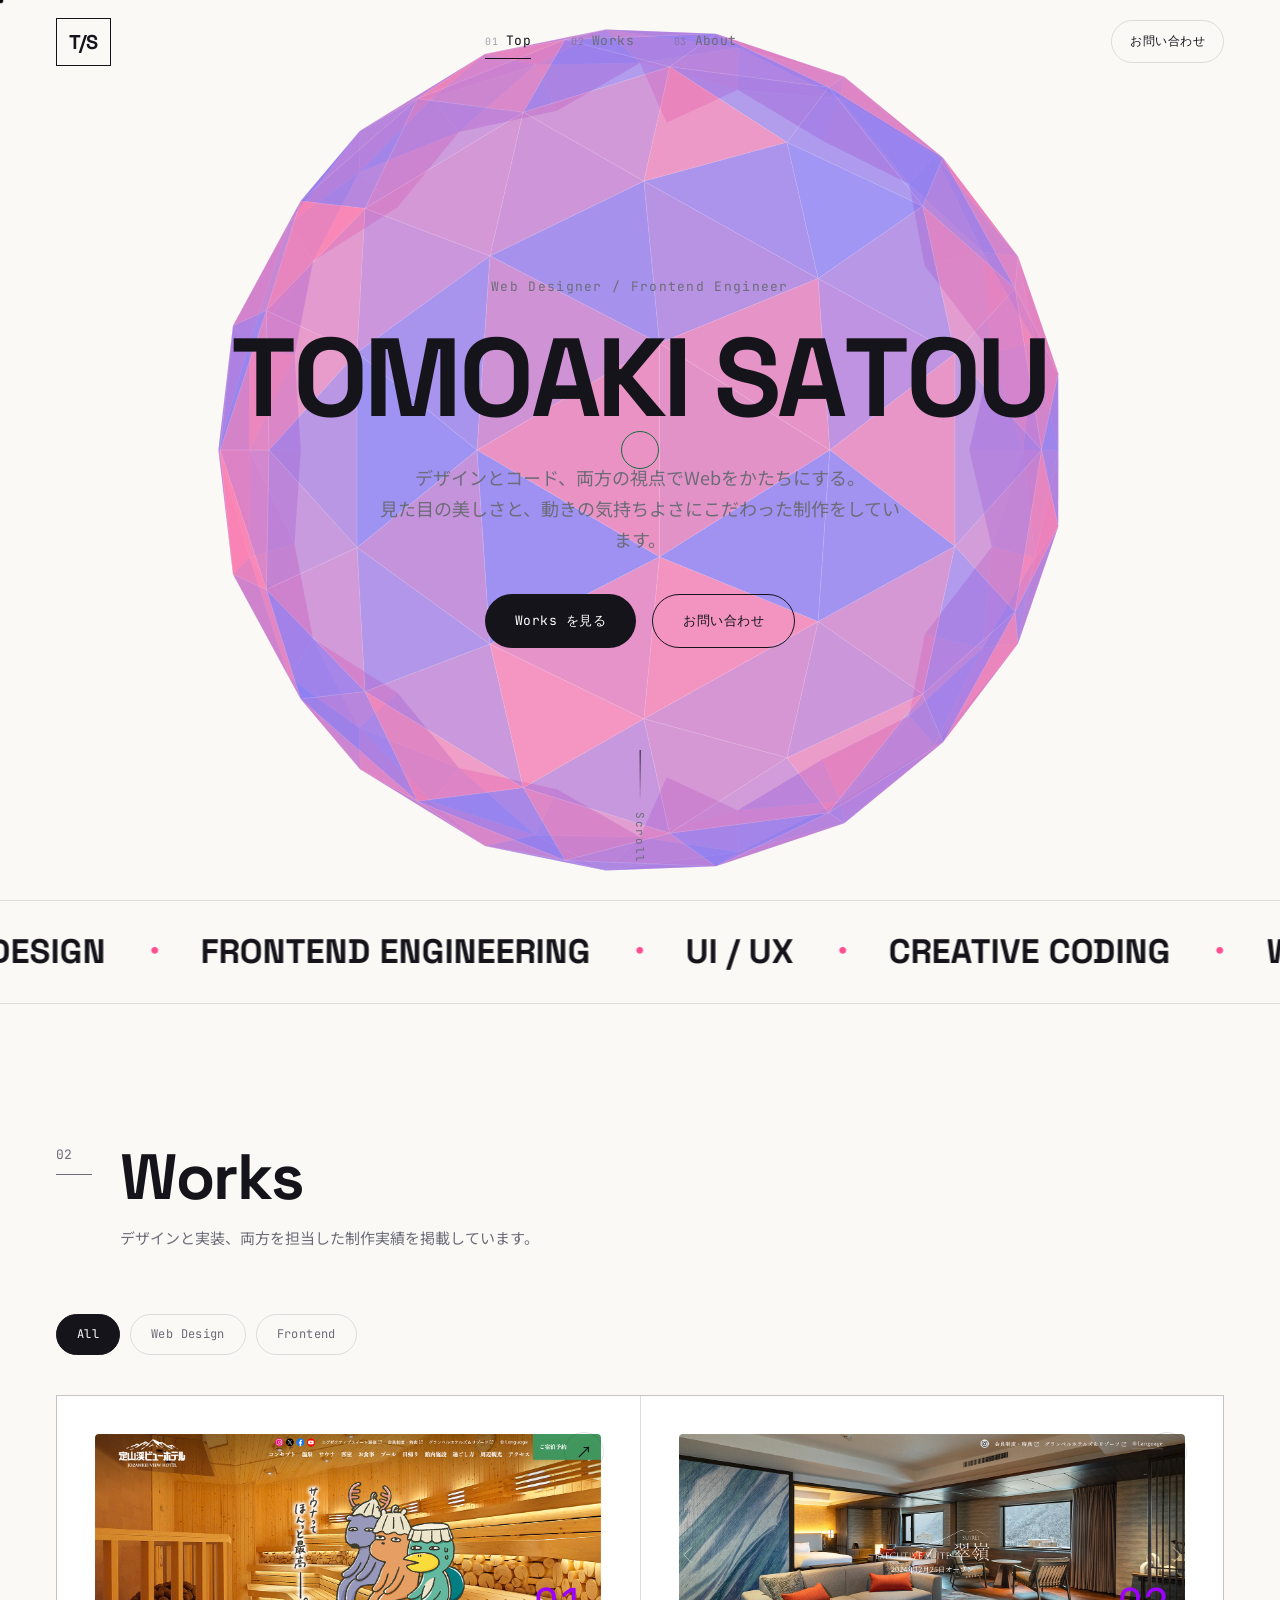
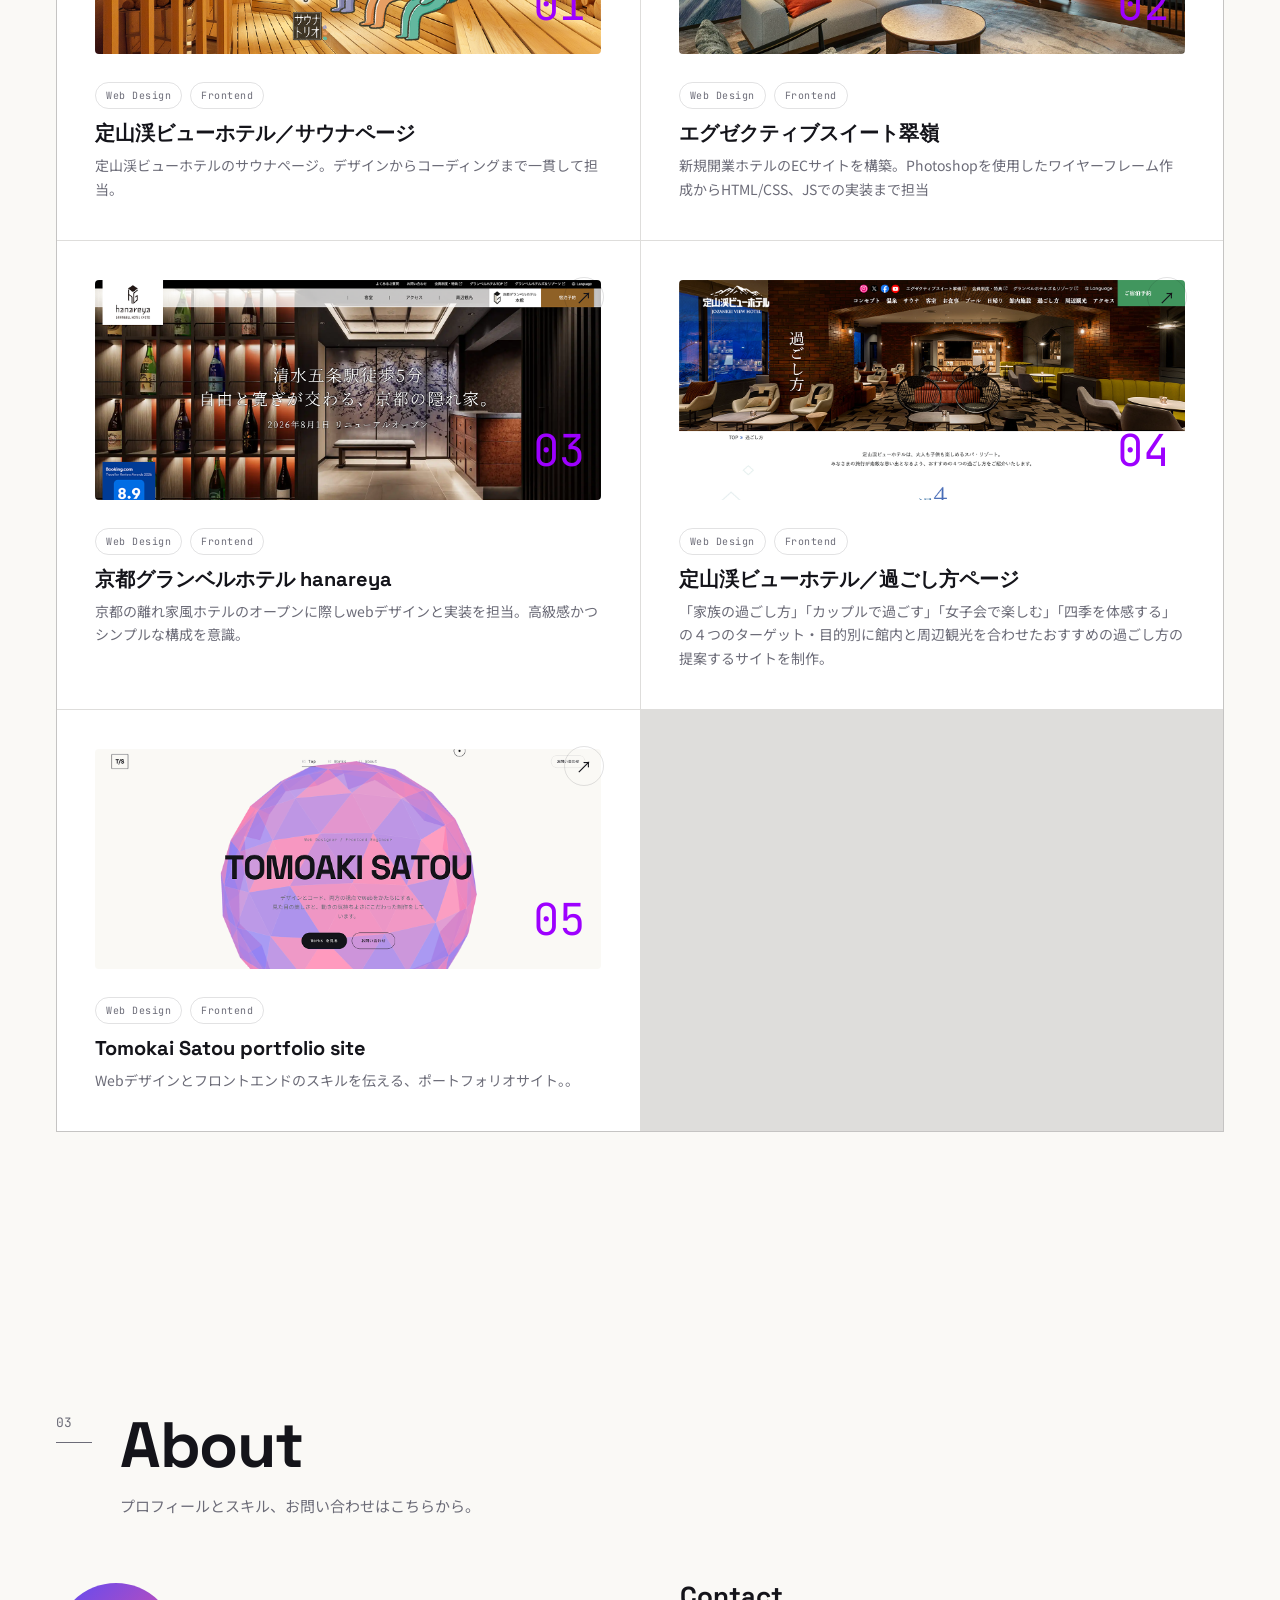
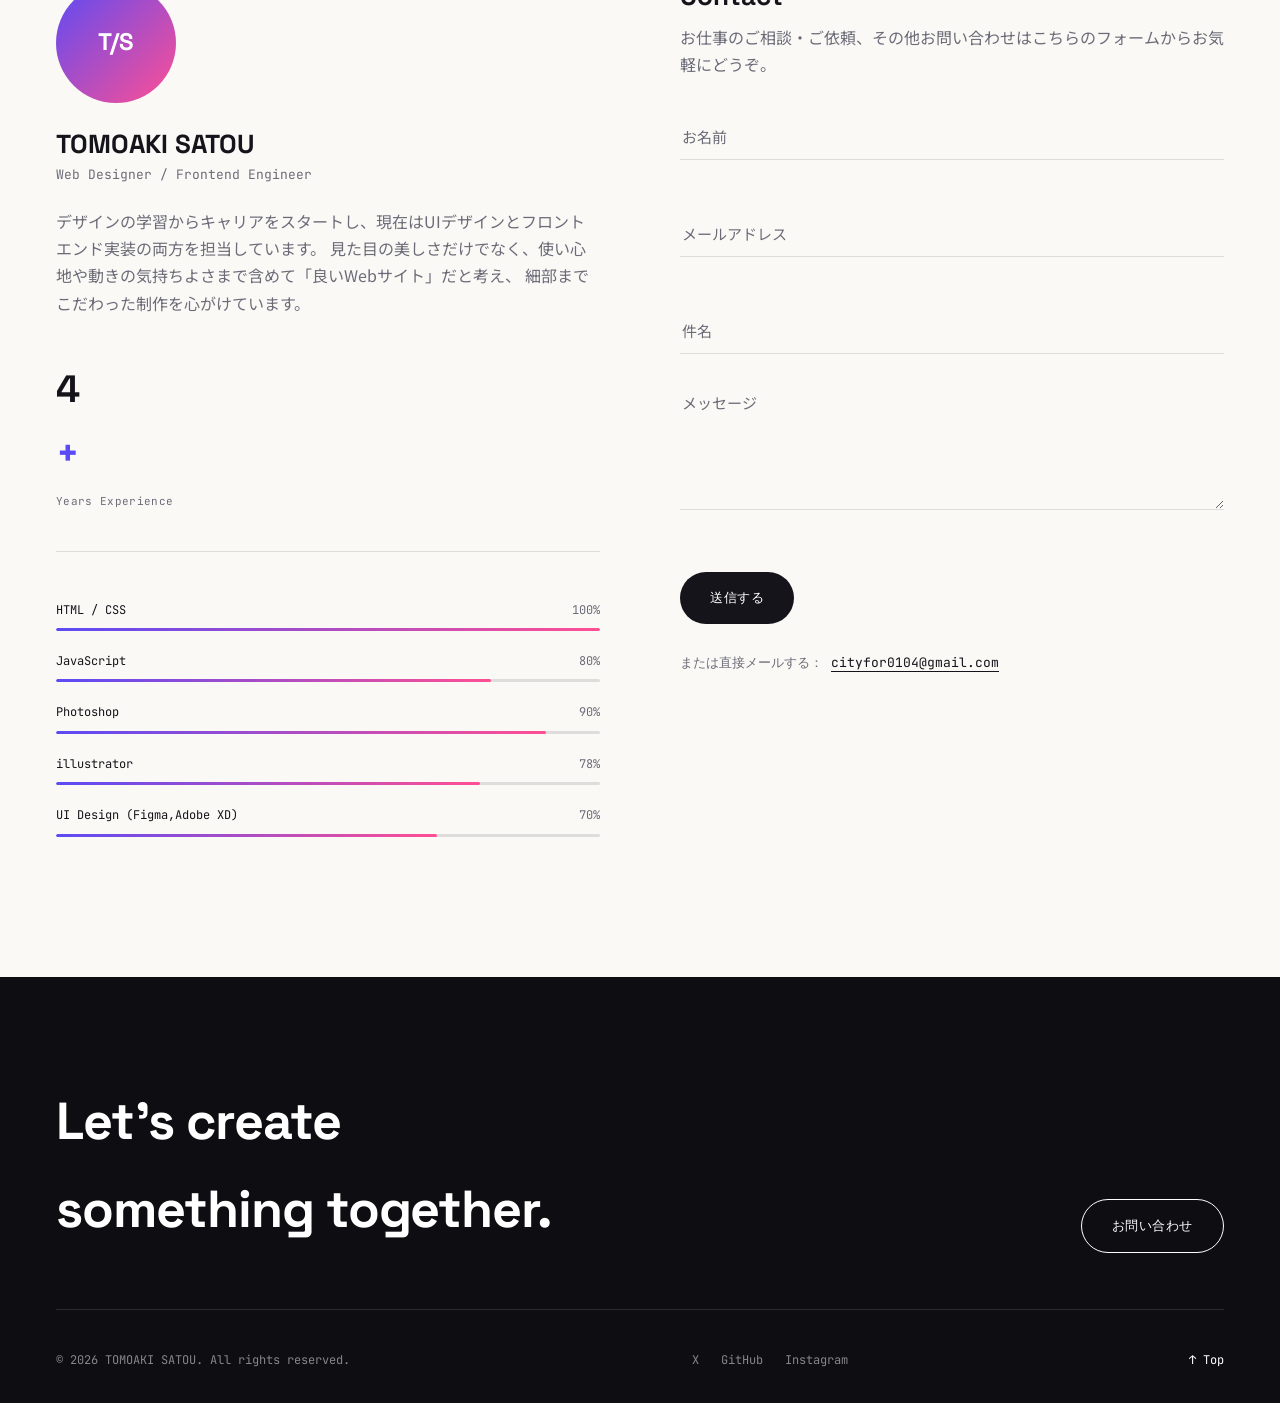
<file: index.html>
<!DOCTYPE html>
<html lang="ja">
<head>
<meta charset="UTF-8">
<meta name="viewport" content="width=device-width, initial-scale=1.0">
<title>TOMOAKI SATOU | Web Designer & Frontend Engineer</title>
<meta name="description" content="Webデザイナー / フロントエンドエンジニアのポートフォリオサイト。制作実績とお問い合わせ。">
<link rel="preconnect" href="https://fonts.googleapis.com">
<link rel="preconnect" href="https://fonts.gstatic.com" crossorigin>
<link href="https://fonts.googleapis.com/css2?family=Space+Grotesk:wght@500;600;700&family=JetBrains+Mono:wght@400;500&family=Noto+Sans+JP:wght@400;500;700&display=swap" rel="stylesheet">
<link rel="stylesheet" href="css/style.css">
</head>
<body>

<div class="loader" id="loader">
  <div class="loader-mark">T<span>/</span>S</div>
  <div class="loader-count"><span id="loaderPct">0</span>%</div>
  <div class="loader-bar"><span id="loaderBar"></span></div>
</div>

<div class="cursor-dot" id="cursorDot"></div>
<div class="cursor-ring" id="cursorRing"></div>

<div class="progress-bar" id="progressBar"></div>

<header class="header" id="siteHeader">
  <a href="#top" class="logo magnetic" data-cursor="hover">
    <span class="logo-mark">T/S</span>
  </a>

  <nav class="nav" aria-label="Main navigation">
    <a href="#top" data-nav="top" class="nav-link">
      <span class="nav-index">01</span>Top
    </a>
    <a href="#works" data-nav="works" class="nav-link">
      <span class="nav-index">02</span>Works
    </a>
    <a href="#about" data-nav="about" class="nav-link">
      <span class="nav-index">03</span>About
    </a>
  </nav>

  <a href="#about" class="btn btn-ghost header-cta magnetic" data-cursor="hover">お問い合わせ</a>

  <button class="nav-toggle" id="navToggle" aria-label="メニューを開く" aria-expanded="false">
    <span></span><span></span>
  </button>
</header>

<div class="mobile-nav" id="mobileNav">
  <a href="#top" data-nav="top">Top</a>
  <a href="#works" data-nav="works">Works</a>
  <a href="#about" data-nav="about">About</a>
</div>

<main>

  <section id="top" class="hero">
    <canvas id="orb" class="hero-canvas"></canvas>

    <div class="hero-inner">
      <p class="hero-eyebrow reveal-line">Web Designer&nbsp;/&nbsp;Frontend Engineer</p>
      <h1 class="hero-title" id="heroTitle" data-split>TOMOAKI SATOU</h1>
      <p class="hero-desc reveal-line">
        デザインとコード、両方の視点でWebをかたちにする。<br>
        見た目の美しさと、動きの気持ちよさにこだわった制作をしています。
      </p>
      <div class="hero-cta reveal-line">
        <a href="#works" class="btn btn-primary magnetic" data-cursor="hover">
          <span>Works を見る</span>
        </a>
        <a href="#about" class="btn btn-outline magnetic" data-cursor="hover">
          <span>お問い合わせ</span>
        </a>
      </div>
    </div>

    <div class="scroll-indicator">
      <span class="scroll-line"></span>
      <span class="scroll-text">Scroll</span>
    </div>
  </section>

  <div class="marquee" aria-hidden="true">
    <div class="marquee-track">
      <span>WEB DESIGN</span><span class="dot">・</span>
      <span>FRONTEND ENGINEERING</span><span class="dot">・</span>
      <span>UI / UX</span><span class="dot">・</span>
      <span>CREATIVE CODING</span><span class="dot">・</span>
      <span>WEB DESIGN</span><span class="dot">・</span>
      <span>FRONTEND ENGINEERING</span><span class="dot">・</span>
      <span>UI / UX</span><span class="dot">・</span>
      <span>CREATIVE CODING</span><span class="dot">・</span>
    </div>
  </div>

  <section id="works" class="works">
    <div class="section-head">
      <span class="section-num reveal">02</span>
      <h2 class="reveal">Works</h2>
      <p class="reveal">デザインと実装、両方を担当した制作実績を掲載しています。</p>
    </div>

    <div class="filter reveal">
      <button type="button" class="filter-btn is-active" data-filter="all">All</button>
      <button type="button" class="filter-btn" data-filter="design">Web Design</button>
      <button type="button" class="filter-btn" data-filter="frontend">Frontend</button>
    </div>

    <div class="works-grid" id="worksGrid">
      <!-- Cards are rendered from js/works-data.js at runtime (see initWorksGrid in js/main.js) -->
    </div>
  </section>

  <section id="about" class="about">
    <div class="section-head">
      <span class="section-num reveal">03</span>
      <h2 class="reveal">About</h2>
      <p class="reveal">プロフィールとスキル、お問い合わせはこちらから。</p>
    </div>

    <div class="about-grid">
      <div class="about-profile reveal">
        <div class="about-photo">
          <span>T/S</span>
        </div>
        <h3>TOMOAKI SATOU</h3>
        <p class="about-role">Web Designer / Frontend Engineer</p>
        <p class="about-text">
          デザインの学習からキャリアをスタートし、現在はUIデザインとフロントエンド実装の両方を担当しています。
          見た目の美しさだけでなく、使い心地や動きの気持ちよさまで含めて「良いWebサイト」だと考え、
          細部までこだわった制作を心がけています。
        </p>

        <ul class="stats">
          <li>
            <span class="stat-num" data-count="5">0</span><span class="stat-suffix">+</span>
            <small>Years Experience</small>
          </li>
          <!-- <li>
            <span class="stat-num" data-count="40">0</span><span class="stat-suffix">+</span>
            <small>Projects</small>
          </li>
          <li>
            <span class="stat-num" data-count="12">0</span><span class="stat-suffix"></span>
            <small>Awards</small>
          </li> -->
        </ul>

        <div class="skills">
          <div class="skill">
            <div class="skill-head"><span>HTML / CSS</span><span class="skill-pct">100%</span></div>
            <div class="skill-bar"><span class="skill-fill" data-level="100"></span></div>
          </div>
          <div class="skill">
            <div class="skill-head"><span>JavaScript</span><span class="skill-pct">80%</span></div>
            <div class="skill-bar"><span class="skill-fill" data-level="80"></span></div>
          </div>
          <div class="skill">
            <div class="skill-head"><span>Photoshop</span><span class="skill-pct">90%</span></div>
            <div class="skill-bar"><span class="skill-fill" data-level="90"></span></div>
          </div>
          <div class="skill">
            <div class="skill-head"><span>illustrator</span><span class="skill-pct">78%</span></div>
            <div class="skill-bar"><span class="skill-fill" data-level="78"></span></div>
          </div>
          <div class="skill">
            <div class="skill-head"><span>UI Design (Figma,Adobe XD)</span><span class="skill-pct">70%</span></div>
            <div class="skill-bar"><span class="skill-fill" data-level="70"></span></div>
          </div>
        </div>
      </div>

      <div class="about-contact reveal">
        <h3>Contact</h3>
        <p class="contact-lead">お仕事のご相談・ご依頼、その他お問い合わせはこちらのフォームからお気軽にどうぞ。</p>

        <form id="contactForm" class="contact-form" novalidate>
          <div class="field">
            <input type="text" id="name" name="name" placeholder=" " required autocomplete="name">
            <label for="name">お名前</label>
            <span class="field-error" data-error-for="name">お名前を入力してください</span>
          </div>

          <div class="field">
            <input type="email" id="email" name="email" placeholder=" " required autocomplete="email">
            <label for="email">メールアドレス</label>
            <span class="field-error" data-error-for="email">正しいメールアドレスを入力してください</span>
          </div>

          <div class="field">
            <input type="text" id="subject" name="subject" placeholder=" " autocomplete="off">
            <label for="subject">件名</label>
          </div>

          <div class="field">
            <textarea id="message" name="message" rows="5" placeholder=" " required></textarea>
            <label for="message">メッセージ</label>
            <span class="field-error" data-error-for="message">メッセージを入力してください</span>
          </div>

          <button type="submit" class="btn btn-primary btn-submit magnetic" data-cursor="hover">
            <span class="btn-label">送信する</span>
            <span class="btn-loading" aria-hidden="true"></span>
          </button>
        </form>

        <p class="direct-email">
          または直接メールする：
          <a href="mailto:cityfor0104@gmail.com" id="directMail">cityfor0104@gmail.com</a>
        </p>
      </div>
    </div>
  </section>

</main>

<footer class="footer">
  <div class="footer-top">
    <p class="footer-title">Let's create<br>something together.</p>
    <a href="#about" class="btn btn-outline btn-invert magnetic" data-cursor="hover"><span>お問い合わせ</span></a>
  </div>
  <div class="footer-bottom">
    <p>&copy; <span id="year"></span> TOMOAKI SATOU. All rights reserved.</p>
    <div class="socials">
      <a href="#" target="_blank" rel="noopener" data-cursor="hover">X</a>
      <a href="#" target="_blank" rel="noopener" data-cursor="hover">GitHub</a>
      <a href="#" target="_blank" rel="noopener" data-cursor="hover">Instagram</a>
    </div>
    <a href="#top" class="to-top magnetic" data-cursor="hover">↑ Top</a>
  </div>
</footer>

<div class="toast" id="toast"></div>

<script src="js/works-data.js"></script>
<script src="js/roop.js" defer></script>
<script src="js/main.js" defer></script>
</body>
</html>
</file>
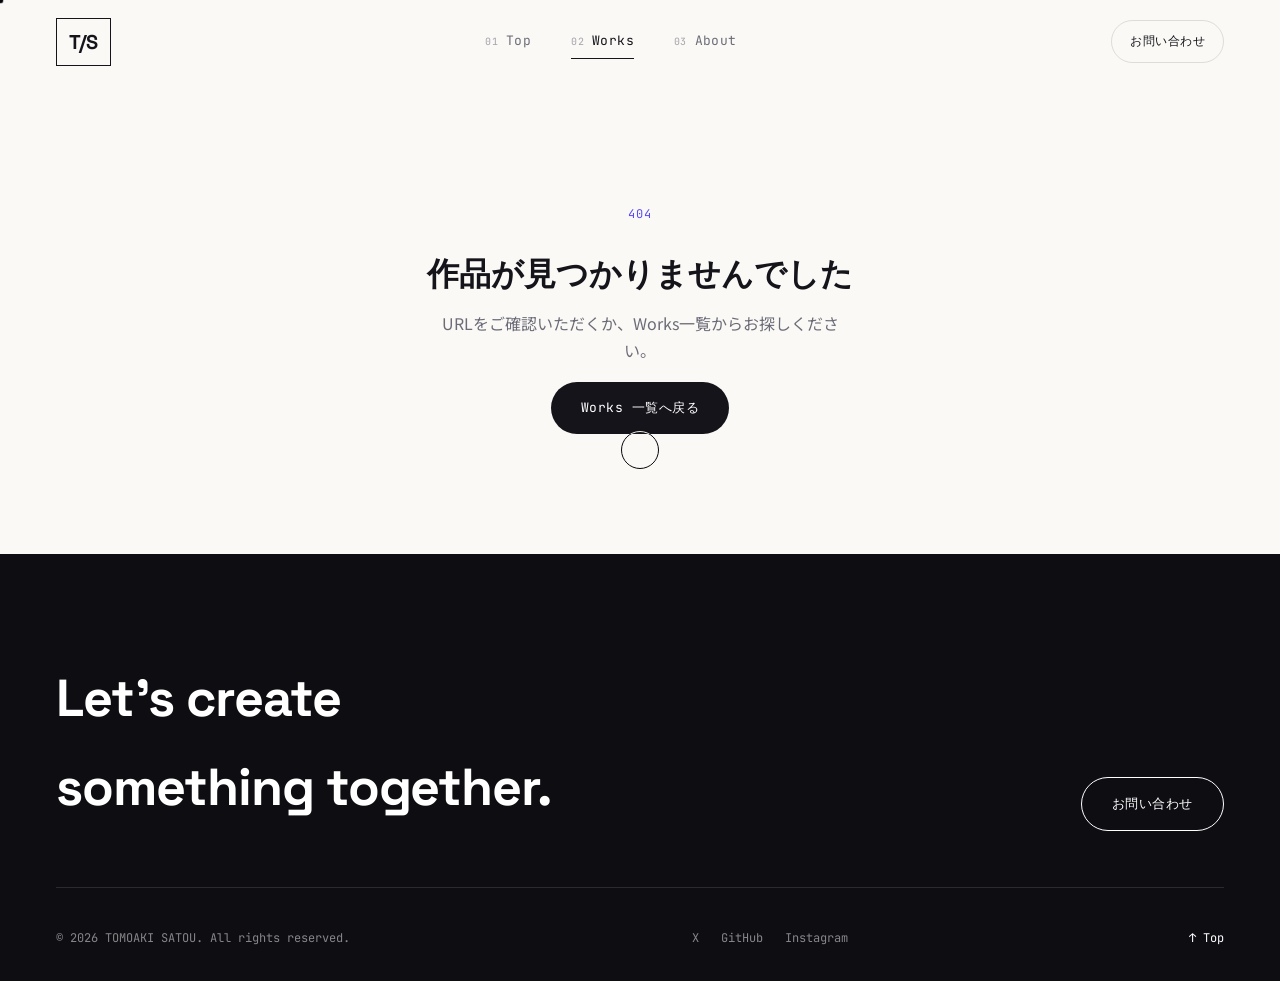
<file: works/detail.html>
<!DOCTYPE html>
<html lang="ja">
<head>
<meta charset="UTF-8">
<meta name="viewport" content="width=device-width, initial-scale=1.0">
<title>Work | TOMOAKI SATOU</title>
<meta name="description" content="制作実績の詳細ページ。">
<link rel="preconnect" href="https://fonts.googleapis.com">
<link rel="preconnect" href="https://fonts.gstatic.com" crossorigin>
<link href="https://fonts.googleapis.com/css2?family=Space+Grotesk:wght@500;600;700&family=JetBrains+Mono:wght@400;500&family=Noto+Sans+JP:wght@400;500;700&display=swap" rel="stylesheet">
<link rel="stylesheet" href="../css/style.css">
</head>
<body>
<a id="pageTop"></a>

<div class="cursor-dot" id="cursorDot"></div>
<div class="cursor-ring" id="cursorRing"></div>

<div class="progress-bar" id="progressBar"></div>

<header class="header" id="siteHeader">
  <a href="../index.html#top" class="logo magnetic" data-cursor="hover">
    <span class="logo-mark">T/S</span>
  </a>

  <nav class="nav" aria-label="Main navigation">
    <a href="../index.html#top" class="nav-link">
      <span class="nav-index">01</span>Top
    </a>
    <a href="../index.html#works" class="nav-link is-active">
      <span class="nav-index">02</span>Works
    </a>
    <a href="../index.html#about" class="nav-link">
      <span class="nav-index">03</span>About
    </a>
  </nav>

  <a href="../index.html#about" class="btn btn-ghost header-cta magnetic" data-cursor="hover">お問い合わせ</a>

  <button class="nav-toggle" id="navToggle" aria-label="メニューを開く" aria-expanded="false">
    <span></span><span></span>
  </button>
</header>

<div class="mobile-nav" id="mobileNav">
  <a href="../index.html#top">Top</a>
  <a href="../index.html#works">Works</a>
  <a href="../index.html#about">About</a>
</div>

<main class="work-detail" id="workDetailRoot">
  <!-- Rendered by js/detail.js based on the ?work= slug -->
</main>

<footer class="footer">
  <div class="footer-top">
    <p class="footer-title">Let's create<br>something together.</p>
    <a href="../index.html#about" class="btn btn-outline btn-invert magnetic" data-cursor="hover"><span>お問い合わせ</span></a>
  </div>
  <div class="footer-bottom">
    <p>&copy; <span id="year"></span> TOMOAKI SATOU. All rights reserved.</p>
    <div class="socials">
      <a href="#" target="_blank" rel="noopener" data-cursor="hover">X</a>
      <a href="#" target="_blank" rel="noopener" data-cursor="hover">GitHub</a>
      <a href="#" target="_blank" rel="noopener" data-cursor="hover">Instagram</a>
    </div>
    <a href="#pageTop" class="to-top magnetic" data-cursor="hover">↑ Top</a>
  </div>
</footer>

<script src="../js/works-data.js"></script>
<script src="../js/detail.js"></script>
<script src="../js/main.js" defer></script>
</body>
</html>
</file>
<file: css/style.css>
/* ==========================================================================
   Tokens
   ========================================================================== */
   :root{
    --bg:#faf9f6;
    --surface:#ffffff;
    --fg:#14141a;
    --muted:#6c6c78;
    --line:rgba(20,20,26,.12);
    --accent:#5b4bf5;
    --accent-2:#ff4f93;
    --accent-3:#20c997;
    --dark:#0d0d12;
    --font-display:'Space Grotesk', sans-serif;
    --font-mono:'JetBrains Mono', monospace;
    --font-body:'Noto Sans JP', sans-serif;
    --ease:cubic-bezier(.16,1,.3,1);
    --header-h:84px;
  }
  
  *,*::before,*::after{box-sizing:border-box;}
  html{scroll-behavior:smooth;}
  @media (prefers-reduced-motion: reduce){
    html{scroll-behavior:auto;}
    *{animation-duration:.001ms !important; animation-iteration-count:1 !important; transition-duration:.001ms !important;}
  }
  body{
    margin:0;
    background:var(--bg);
    color:var(--fg);
    font-family:var(--font-body);
    font-size:16px;
    line-height:1.7;
    -webkit-font-smoothing:antialiased;
    overflow-x:hidden;
  }
  h1,h2,h3{
    font-family:var(--font-display);
    font-weight:700;
    line-height:1.05;
    margin:0;
  }
  p{margin:0;}
  a{color:inherit;text-decoration:none;}
  ul{list-style:none;margin:0;padding:0;}
  button{font:inherit;background:none;border:none;color:inherit;cursor:pointer;}
  img{max-width:100%;display:block;}
  ::selection{background:var(--fg);color:var(--bg);}
  
  .reveal-line, .reveal{
    opacity:0;
    transform:translateY(28px);
    transition:opacity .9s var(--ease), transform .9s var(--ease);
  }
  .reveal-line.in-view, .reveal.in-view{
    opacity:1;
    transform:translateY(0);
  }
  
  /* ==========================================================================
     Cursor
     ========================================================================== */
  .cursor-dot,.cursor-ring{
    position:fixed;
    top:0;left:0;
    pointer-events:none;
    border-radius:50%;
    z-index:9999;
    transform:translate(-50%,-50%);
    mix-blend-mode:difference;
  }
  .cursor-dot{
    width:7px;height:7px;
    background:#fff;
  }
  .cursor-ring{
    width:38px;height:38px;
    border:1px solid #fff;
    transition:width .25s var(--ease), height .25s var(--ease), opacity .25s var(--ease);
  }
  .cursor-ring.is-hover{ width:64px; height:64px; }
  .cursor-ring.is-view{ width:84px; height:84px; }
  .cursor-ring.is-view::after{
    content:"VIEW";
    position:absolute; inset:0;
    display:flex; align-items:center; justify-content:center;
    font-family:var(--font-mono); font-size:10px; letter-spacing:.08em; color:#fff;
  }
  @media (hover:none), (pointer:coarse){
    .cursor-dot,.cursor-ring{display:none;}
  }
  
  /* ==========================================================================
     Loader
     ========================================================================== */
  .loader{
    position:fixed; inset:0; z-index:10000;
    background:var(--dark);
    color:#fff;
    display:flex; flex-direction:column; align-items:center; justify-content:center;
    gap:18px;
    transition:transform .9s var(--ease), opacity .8s var(--ease);
  }
  .loader.is-done{
    transform:translateY(-100%);
    opacity:1;
    pointer-events:none;
  }
  .loader-mark{
    font-family:var(--font-display);
    font-size:15vw;
    line-height:1;
    font-weight:700;
    letter-spacing:-.02em;
  }
  .loader-mark span{ color:var(--accent-2); }
  .loader-count{
    font-family:var(--font-mono);
    font-size:13px;
    letter-spacing:.1em;
    color:rgba(255,255,255,.6);
  }
  .loader-bar{
    width:200px; height:1px;
    background:rgba(255,255,255,.2);
    overflow:hidden;
  }
  .loader-bar span{
    display:block; height:100%; width:0%;
    background:#fff;
    transition:width .2s linear;
  }
  
  /* ==========================================================================
     Progress bar
     ========================================================================== */
  .progress-bar{
    position:fixed; top:0; left:0; height:2px;
    background:linear-gradient(90deg,var(--accent),var(--accent-2));
    width:0%;
    z-index:9998;
    transition:width .1s linear;
  }
  
  /* ==========================================================================
     Header
     ========================================================================== */
  .header{
    position:fixed; top:0; left:0; right:0;
    z-index:500;
    display:flex; align-items:center; justify-content:space-between;
    padding:0 clamp(20px,5vw,56px);
    height:var(--header-h);
    transition:transform .5s var(--ease), background .4s ease, border-color .4s ease;
    border-bottom:1px solid transparent;
  }
  .header.is-scrolled{
    background:rgba(250,249,246,.75);
    backdrop-filter:blur(10px);
    border-color:var(--line);
  }
  .header.is-hidden{ transform:translateY(-100%); }
  
  .logo{ display:flex; align-items:center; }
  .logo-mark{
    font-family:var(--font-display);
    font-weight:700;
    font-size:20px;
    letter-spacing:-.02em;
    border:1px solid var(--fg);
    padding:6px 12px;
  }
  
  .nav{ display:flex; gap:8px; }
  .nav-link{
    position:relative;
    display:flex; align-items:center; gap:8px;
    padding:10px 16px;
    font-family:var(--font-mono);
    font-size:13px;
    letter-spacing:.03em;
    color:var(--muted);
    transition:color .3s ease;
  }
  .nav-index{ font-size:10px; color:var(--muted); opacity:.6; }
  .nav-link::after{
    content:"";
    position:absolute; left:16px; right:16px; bottom:4px;
    height:1px; background:var(--fg);
    transform:scaleX(0); transform-origin:left;
    transition:transform .35s var(--ease);
  }
  .nav-link:hover, .nav-link.is-active{ color:var(--fg); }
  .nav-link:hover::after, .nav-link.is-active::after{ transform:scaleX(1); }
  
  .header-cta{ display:inline-flex; }
  
  .nav-toggle{
    display:none;
    width:40px; height:40px;
    flex-direction:column; align-items:center; justify-content:center; gap:6px;
  }
  .nav-toggle span{
    width:22px; height:1.5px; background:var(--fg);
    transition:transform .3s var(--ease), opacity .3s var(--ease);
  }
  .nav-toggle.is-open span:nth-child(1){ transform:translateY(3.75px) rotate(45deg); }
  .nav-toggle.is-open span:nth-child(2){ transform:translateY(-3.75px) rotate(-45deg); }
  
  .mobile-nav{
    display: none;
  }
  @media (max-width:920px){
    .mobile-nav{
      position:fixed;
      inset:0;
      z-index:400;
      background:var(--dark);
      display:flex;
      flex-direction:column;
      align-items:flex-start;
      justify-content:center;
      gap:18px;
      padding:0 32px;
      transform:translateY(-100%);
      transition:transform .55s var(--ease);
      -webkit-transform:translateY(-100%);
      -moz-transform:translateY(-100%);
      -ms-transform:translateY(-100%);
      -o-transform:translateY(-100%);
  }
    .mobile-nav.is-open{ transform:translateY(0); }
    .mobile-nav a{
      font-family:var(--font-display);
      font-size:13vw;
      color:#fff;
      font-weight:700;
    }
  }
  
  /* ==========================================================================
     Buttons
     ========================================================================== */
  .btn{
    position:relative;
    display:inline-flex; align-items:center; justify-content:center;
    padding:15px 30px;
    font-family:var(--font-mono);
    font-size:13px;
    letter-spacing:.04em;
    border-radius:100px;
    overflow:hidden;
    transition:transform .3s var(--ease), color .3s ease, border-color .3s ease;
  }
  .btn span{ position:relative; z-index:2; }
  .btn-primary{
    background:var(--fg); color:#fff;
  }
  .btn-primary::before{
    content:""; position:absolute; inset:0;
    background:var(--accent);
    transform:translateY(100%);
    transition:transform .4s var(--ease);
    z-index:1;
  }
  .btn-primary:hover::before{ transform:translateY(0); }
  .btn-outline{
    border:1px solid var(--fg);
    background:transparent;
  }
  .btn-outline:hover{ background:var(--fg); color:#fff; }
  .btn-invert{ border-color:#fff; color:#fff; }
  .btn-invert:hover{ background:#fff; color:var(--dark); }
  .btn-ghost{
    border:1px solid var(--line);
    font-size:12px; padding:10px 18px;
  }
  .btn-ghost:hover{ border-color:var(--fg); }
  
  /* ==========================================================================
     Hero
     ========================================================================== */
  .hero{
    position:relative;
    min-height:100vh;
    display:flex; align-items:center; justify-content:center;
    padding:var(--header-h) 24px 60px;
    overflow:hidden;
  }
  .hero-canvas{
    position:absolute;
    top:50%; left:50%;
    transform:translate(-50%,-50%);
    width:min(90vw,900px); height:min(90vw,900px);
    z-index:0;
    opacity:.9;
  }
  .hero-inner{
    position:relative; z-index:2;
    text-align:center;
    max-width:820px;
  }
  .hero-eyebrow{
    font-family:var(--font-mono);
    font-size:13px;
    letter-spacing:.1em;
    color:var(--muted);
    margin-bottom:22px;
  }
  .hero-title{
    font-size:clamp(44px,10vw,111px);
    letter-spacing:-.03em;
    margin-bottom:26px;
    mix-blend-mode:multiply;
  }
  .hero-title .char{
    display:inline-block;
    opacity:0;
    transform:translateY(110%) rotate(6deg);
    animation:charIn .8s var(--ease) forwards;
  }
  @keyframes charIn{
    to{ opacity:1; transform:translateY(0) rotate(0); }
  }
  .hero-desc{
    font-size:clamp(15px,1.6vw,18px);
    color:var(--muted);
    max-width:520px;
    margin:0 auto 40px;
  }
  .hero-cta{
    display:flex; gap:16px; justify-content:center; flex-wrap:wrap;
  }
  
  .scroll-indicator{
    position:absolute; bottom:36px; left:50%;
    transform:translateX(-50%);
    display:flex; flex-direction:column; align-items:center; gap:10px;
    z-index:2;
  }
  .scroll-line{
    width:1px; height:52px;
    background:linear-gradient(var(--fg), transparent);
    position:relative;
    overflow:hidden;
  }
  .scroll-line::after{
    content:"";
    position:absolute; top:-100%; left:0; width:100%; height:100%;
    background:linear-gradient(var(--accent), transparent);
    animation:scrollDrip 2.2s ease-in-out infinite;
  }
  @keyframes scrollDrip{
    0%{ top:-100%; }
    60%{ top:100%; }
    100%{ top:100%; }
  }
  .scroll-text{
    font-family:var(--font-mono);
    font-size:11px; letter-spacing:.15em;
    color:var(--muted);
    writing-mode:vertical-rl;
  }
  
  /* ==========================================================================
     Marquee
     ========================================================================== */
  .marquee{
    border-top:1px solid var(--line);
    border-bottom:1px solid var(--line);
    overflow:hidden;
    padding:22px 0;
    white-space:nowrap;
  }
  .marquee-track{
    display:inline-flex;
    align-items:center;
    gap:.6em;
    font-family:var(--font-display);
    font-weight:700;
    font-size:clamp(20px,3.4vw,34px);
    will-change:transform;
  }
  .marquee-track .dot{ color:var(--accent-2); margin:0 .3em; }
  
  /* ==========================================================================
     Section shared
     ========================================================================== */
  main > section{
    padding:140px clamp(20px,5vw,56px);
    max-width:1280px;
    margin:0 auto;
  }
  .section-head{
    position:relative;
    margin-bottom:64px;
    padding-left:64px;
  }
  .section-num{
    position:absolute; left:0; top:0;
    font-family:var(--font-mono);
    font-size:13px;
    color:var(--muted);
  }
  .section-num::after{
    content:"";
    display:block;
    width:36px; height:1px;
    background:var(--muted);
    margin-top:8px;
  }
  .section-head h2{
    font-size:clamp(36px,6vw,64px);
    letter-spacing:-.02em;
    margin-bottom:14px;
  }
  .section-head p{
    color:var(--muted);
    font-size:15px;
    max-width:420px;
  }
  
  /* ==========================================================================
     Works
     ========================================================================== */
  .filter{
    display:flex; gap:10px; margin-bottom:40px; flex-wrap:wrap;
  }
  .filter-btn{
    padding:9px 20px;
    border:1px solid var(--line);
    border-radius:100px;
    font-family:var(--font-mono);
    font-size:12px;
    letter-spacing:.03em;
    color:var(--muted);
    transition:all .3s var(--ease);
  }
  .filter-btn:hover{ border-color:var(--fg); color:var(--fg); }
  .filter-btn.is-active{
    background:var(--fg); border-color:var(--fg); color:#fff;
  }
  
  .works-grid{
    display:grid;
    grid-template-columns:repeat(2,1fr);
    gap:1px;
    background:var(--line);
    border:1px solid var(--line);
  }
  .work-card{
    background:var(--surface);
    transition:opacity .4s var(--ease), transform .4s var(--ease);
  }
  .work-card.is-hidden{
    opacity:0; transform:scale(.94);
    position:absolute; pointer-events:none; visibility:hidden;
  }
  .work-link{
    position:relative;
    display:block;
    padding:clamp(15px, 3vw, 40px);
    height:100%;
    overflow:hidden;
  }
  .work-thumb{
    position:relative;
    height:clamp(150px, 27vw, 220px);
    margin-bottom:28px;
    border-radius:4px;
    overflow:hidden;
    transform:scale(1);
    transition:transform .6s var(--ease);
  }
  .work-link:hover .work-thumb{ transform:scale(1.03); }
  /* .work-thumb::before,
  .detail-mv-inner::before{
    content:"";
    position:absolute; inset:0;
    background:repeating-linear-gradient(135deg, rgba(255,255,255,.12) 0 2px, transparent 2px 14px);
    mix-blend-mode:overlay;
  } */
  .work-thumb-label{
    position:absolute; right:16px; bottom:12px;
    font-family:var(--font-mono);
    font-size:44px;
    color:#9d00ff;
  }
  .grad-1{ background:url(../img/sauna.png) no-repeat; height: 100%; background-size: 100% auto;}
  .grad-2{ background:url(../img/suirei.png) no-repeat; height: 100%; background-size: 100% auto;}
  .grad-3{ background:url(../img/hanareya.png) no-repeat; height: 100%; background-size: 100% auto;}
  .grad-4{ background:url(../img/scene.png) no-repeat; height: 100%; background-size: 100% auto;}
  .grad-5{ background:url(../img/portfolio.png) no-repeat; height: 100%; background-size: 100% auto;}
  
  .work-meta{ display:flex; gap:8px; margin-bottom:14px; }
  .work-tag{
    font-family:var(--font-mono);
    font-size:10px; letter-spacing:.05em;
    padding:4px 10px;
    border:1px solid var(--line);
    border-radius:100px;
    color:var(--muted);
  }
  .work-body h3{
    font-size:20px;
    margin-bottom:10px;
    transition:color .3s ease;
  }
  .work-link:hover .work-body h3{ color:var(--accent); }
  .work-body p{
    color:var(--muted);
    font-size:14px;
    line-height:1.7;
  }
  .work-arrow{
    position:absolute; top:36px; right:36px;
    width:40px; height:40px;
    display:flex; align-items:center; justify-content:center;
    border:1px solid var(--line);
    border-radius:50%;
    font-size:16px;
    transition:transform .4s var(--ease), background .3s ease, color .3s ease, border-color .3s ease;
  }
  .work-link:hover .work-arrow{
    transform:rotate(45deg);
    background:var(--fg); color:#fff; border-color:var(--fg);
  }
  
  @media (max-width:860px){
    .works-grid{ grid-template-columns:1fr; }
  }
  
  /* ==========================================================================
     About
     ========================================================================== */
  .about-grid{
    display:grid;
    grid-template-columns:1fr 1fr;
    gap:80px;
  }
  .about-photo{
    width:120px; height:120px;
    border-radius:50%;
    background:linear-gradient(135deg,var(--accent),var(--accent-2));
    display:flex; align-items:center; justify-content:center;
    color:#fff;
    font-family:var(--font-display);
    font-weight:700;
    font-size:24px;
    margin-bottom:28px;
  }
  .about-profile h3{ font-size:26px; margin-bottom:6px; }
  .about-role{
    font-family:var(--font-mono);
    font-size:13px;
    color:var(--muted);
    margin-bottom:22px;
  }
  .about-text{
    color:var(--muted);
    margin-bottom:40px;
  }
  .stats{
    display:flex; gap:36px;
    margin-bottom:48px;
    padding-bottom:40px;
    border-bottom:1px solid var(--line);
  }
  .stats li{ display:flex; flex-direction:column; }
  .stat-num{
    font-family:var(--font-display);
    font-size:38px; font-weight:700;
    display:inline;
  }
  .stat-suffix{
    font-family:var(--font-display);
    font-size:38px; font-weight:700;
    color:var(--accent);
  }
  .stats small{
    font-family:var(--font-mono);
    font-size:11px; color:var(--muted);
    letter-spacing:.03em;
    margin-top:6px;
  }
  .skills{ display:flex; flex-direction:column; gap:20px; }
  .skill-head{
    display:flex; justify-content:space-between;
    font-family:var(--font-mono);
    font-size:12px;
    margin-bottom:8px;
  }
  .skill-pct{ color:var(--muted); }
  .skill-bar{
    height:3px; background:var(--line); border-radius:10px; overflow:hidden;
  }
  .skill-fill{
    display:block; height:100%; width:0%;
    background:linear-gradient(90deg,var(--accent),var(--accent-2));
    transition:width 1.4s var(--ease);
    border-radius:10px;
  }
  
  /* Contact */
  .about-contact h3{ font-size:26px; margin-bottom:14px; }
  .contact-lead{ color:var(--muted); margin-bottom:32px; }
  
  .contact-form{ display:flex; flex-direction:column; gap:22px; }
  .field{ position:relative; }
  .field input,
  .field textarea{
    width:100%;
    padding:14px 2px;
    font-family:var(--font-body);
    font-size:15px;
    color:var(--fg);
    background:transparent;
    border:none;
    border-bottom:1px solid var(--line);
    border-radius:0;
    outline:none;
    transition:border-color .3s ease;
    resize:vertical;
  }
  .field textarea{ min-height:110px; }
  .field label{
    position:absolute; left:2px; top:14px;
    color:var(--muted);
    font-size:15px;
    pointer-events:none;
    transition:all .25s var(--ease);
  }
  .field input:focus,
  .field textarea:focus{ border-color:var(--fg); }
  .field input:focus + label,
  .field textarea:focus + label,
  .field input:not(:placeholder-shown) + label,
  .field textarea:not(:placeholder-shown) + label{
    top:-10px;
    font-size:11px;
    font-family:var(--font-mono);
    letter-spacing:.03em;
    color:var(--accent);
  }
  .field-error{
    display:block;
    min-height:16px;
    font-family:var(--font-mono);
    font-size:11px;
    color:var(--accent-2);
    margin-top:6px;
    opacity:0;
    transform:translateY(-4px);
    transition:opacity .25s ease, transform .25s ease;
  }
  .field.is-invalid .field-error{ opacity:1; transform:translateY(0); }
  .field.is-invalid input,
  .field.is-invalid textarea{ border-color:var(--accent-2); }
  
  .btn-submit{
    align-self:flex-start;
    margin-top:8px;
    gap:10px;
  }
  .btn-loading{
    width:14px; height:14px;
    border-radius:50%;
    border:2px solid rgba(255,255,255,.35);
    border-top-color:#fff;
    display:none;
  }
  .btn-submit.is-loading .btn-label{ opacity:.6; }
  .btn-submit.is-loading .btn-loading{
    display:inline-block;
    animation:spin .7s linear infinite;
  }
  @keyframes spin{ to{ transform:rotate(360deg); } }
  
  .direct-email{
    margin-top:28px;
    font-family:var(--font-mono);
    font-size:13px;
    color:var(--muted);
  }
  .direct-email a{
    color:var(--fg);
    border-bottom:1px solid var(--fg);
    transition:color .3s ease, border-color .3s ease;
  }
  .direct-email a:hover{ color:var(--accent); border-color:var(--accent); }
  
  @media (max-width:860px){
    .about-grid{ grid-template-columns:1fr; gap:56px; }
  }
  
  /* ==========================================================================
     Footer
     ========================================================================== */
  .footer{
    background:var(--dark);
    color:#fff;
    padding:100px clamp(20px,5vw,56px) 32px;
  }
  .footer-top{
    display:flex; align-items:flex-end; justify-content:space-between; gap:24px;
    flex-wrap:wrap;
    padding-bottom:56px;
    margin-bottom:40px;
    border-bottom:1px solid rgba(255,255,255,.12);
  }
  .footer-title{
    font-family:var(--font-display);
    font-size:clamp(28px,5vw,52px);
    font-weight:700;
    letter-spacing:-.02em;
  }
  .footer-bottom{
    display:flex; align-items:center; justify-content:space-between;
    flex-wrap:wrap; gap:18px;
    font-family:var(--font-mono);
    font-size:12px;
    color:rgba(255,255,255,.5);
  }
  .socials{ display:flex; gap:22px; }
  .socials a{ transition:color .3s ease, transform .3s ease; display:inline-block; }
  .socials a:hover{ color:var(--accent-2); transform:translateY(-2px); }
  .to-top{ color:#fff; transition:opacity .3s ease; }
  .to-top:hover{ opacity:.6; }
  
  /* ==========================================================================
     Toast
     ========================================================================== */
  .toast{
    position:fixed; bottom:28px; right:28px;
    background:var(--fg); color:#fff;
    padding:16px 22px;
    border-radius:8px;
    font-family:var(--font-mono);
    font-size:13px;
    z-index:9997;
    transform:translateY(120%);
    opacity:0;
    transition:transform .5s var(--ease), opacity .5s var(--ease);
    max-width:320px;
  }
  .toast.is-visible{ transform:translateY(0); opacity:1; }
  
  /* ==========================================================================
     Responsive nav collapse
     ========================================================================== */
  @media (max-width:920px){
    .nav, .header-cta{ display:none; }
    .nav-toggle{ display:flex; }
  }
  
  /* ==========================================================================
     Work detail page
     ========================================================================== */
  .work-detail{ padding-top:var(--header-h); }
  
  .detail-mv{
    position: relative;
    width: 100%;
    height: clamp(210px, 56vw, 680px);
    overflow: hidden;
    padding: clamp(0px, 5vw, 130px);
  }
  .detail-mv-inner{
    position: relative;
    width: 100%;
    height: clamp(190px, 27vw, 425px);
    margin-bottom: 28px;
    border-radius: 4px;
    overflow: hidden;
}
  @keyframes mvZoom{
    from{ transform:scale(1); }
    to{ transform:scale(1.08); }
  }
  .detail-mv-label{
    font-family:var(--font-mono);
    font-size:clamp(48px,8vw,96px);
    color:#9d00ff;
    line-height:1;
    position: absolute;
    right: 16px;
    bottom: 12px;
  }
  
  .detail-body{
    max-width:1000px;
    margin:0 auto;
    padding:clamp(20px,5vw,72px) clamp(20px,5vw,56px) 40px;
  }
  .detail-head{ margin-bottom:48px; }
  .detail-eyebrow{
    display:inline-block;
    font-family:var(--font-mono);
    font-size:12px;
    letter-spacing:.08em;
    color:var(--accent);
    margin-bottom:16px;
  }
  .detail-head h1{
    font-size:clamp(32px,5.5vw,45px);
    letter-spacing:-.02em;
    margin-bottom:22px;
    line-height: 2.7rem;
  }
  .detail-link{
    display:inline-flex; align-items:center; gap:10px;
    font-family:var(--font-mono);
    font-size:13px;
    color:var(--fg);
    padding-bottom:4px;
    border-bottom:1px solid var(--fg);
    transition:color .3s ease, border-color .3s ease, gap .3s ease;
  }
  .detail-link:hover{ color:var(--accent); border-color:var(--accent); gap:14px; }
  .detail-link-icon{ transition:transform .3s var(--ease); }
  .detail-link:hover .detail-link-icon{ transform:rotate(45deg); }
  
  .detail-info{
    display:flex; flex-direction:column; gap:24px;
    padding:32px 0;
    border-top:1px solid var(--line);
  }
  .detail-desc{
    padding:32px 0;
    border-top:1px solid var(--line);
  }
  .detail-desc p{
    color:var(--muted);
    margin-top:14px;
  }
  .detail-row{
    display:flex; flex-wrap:wrap; align-items:baseline; gap:16px 28px;
  }
  .detail-row-label{
    display:block;
    font-family:var(--font-mono);
    font-size:11px;
    letter-spacing:.08em;
    color:var(--muted);
    min-width:140px;
  }
  .detail-row-value{
    font-size:15px;
  }
  .detail-tags{ display:flex; flex-wrap:wrap; gap:8px; }
  
  .detail-back{
    display:inline-flex; align-items:center; gap:8px;
    margin-top:16px;
    font-family:var(--font-mono);
    font-size:13px;
    color:var(--muted);
    transition:color .3s ease, gap .3s ease;
  }
  .detail-back:hover{ color:var(--fg); gap:12px; }
  
  .detail-notfound{
    text-align:center;
    padding-top:120px;
    padding-bottom:120px;
    display:flex; flex-direction:column; align-items:center; gap:18px;
  }
  .detail-notfound p{ color:var(--muted); max-width:420px; }
  
  .related{
    padding:80px clamp(20px,5vw,56px) 140px;
    max-width:1280px;
    margin:0 auto;
  }
  .related-head{ margin-bottom:40px; }
  
  .related-grid{
    display:grid;
    grid-template-columns:repeat(3,1fr);
    gap:1px;
    background:var(--line);
    border:1px solid var(--line);
  }
  .related-grid .work-link{ padding:28px; }
  .related-grid .work-thumb{ height:140px; margin-bottom:20px; }
  .related-grid .work-body h3{ font-size:18px; }
  .related-grid .work-arrow{ top:24px; right:24px; width:34px; height:34px; }
  
  @media (max-width:640px){
    .related-grid{ grid-template-columns:1fr; }
  }
</file>
